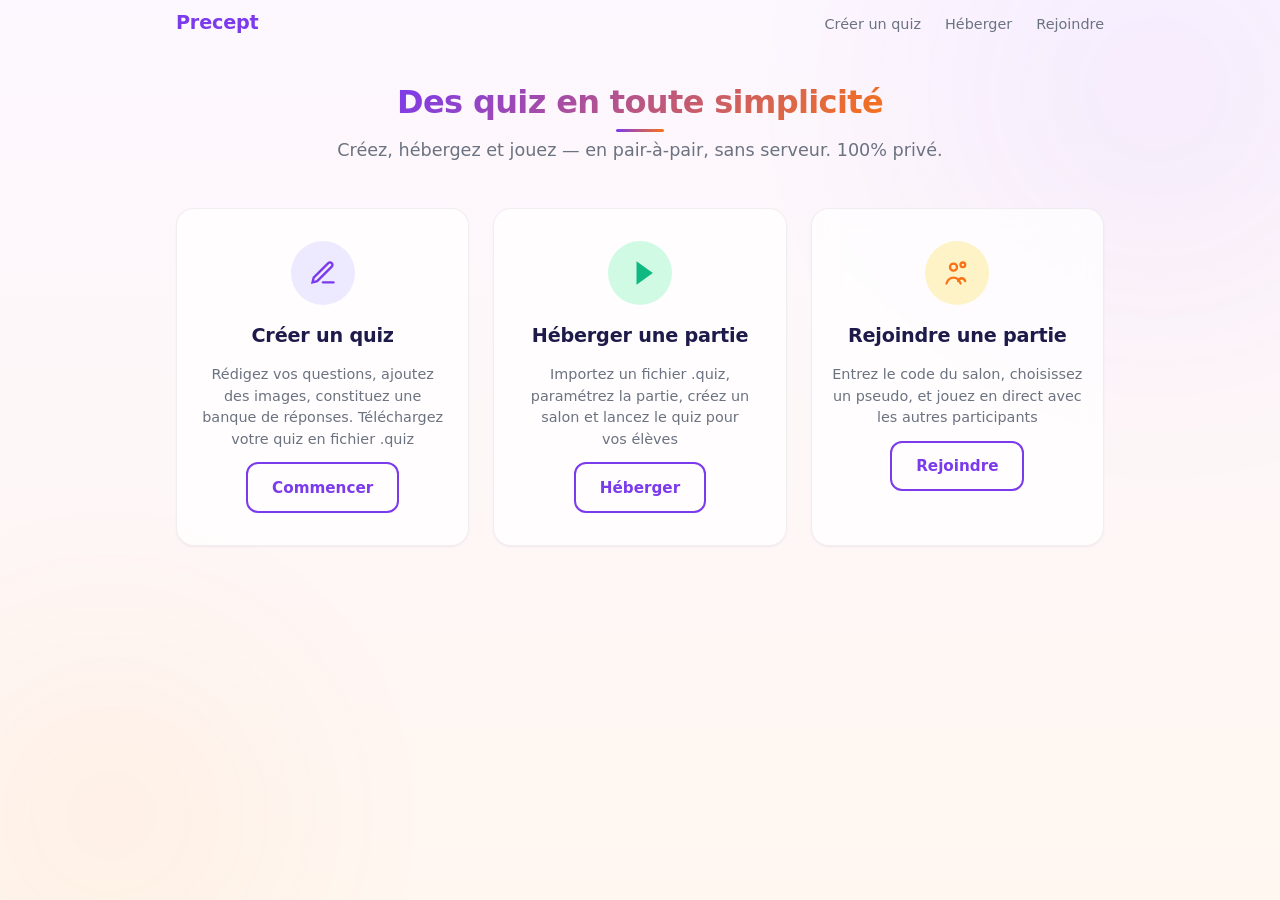
<file: index.html>
<!DOCTYPE html>
<html lang="fr">
<head>
  <meta charset="UTF-8">
  <meta name="viewport" content="width=device-width, initial-scale=1.0">
  <title>Precept — Quiz P2P</title>
  <link rel="stylesheet" href="css/style.css">
  <link rel="icon" href="favicon.svg" type="image/svg+xml">
</head>
<body>
  <nav class="top-nav">
    <a href="index.html" class="brand">Precept</a>
    <ul class="nav-links">
      <li><a href="create.html">Créer un quiz</a></li>
      <li><a href="host.html">Héberger</a></li>
      <li><a href="join.html">Rejoindre</a></li>
    </ul>
  </nav>

  <main class="container">
    <header class="page-header">
      <h1>Des quiz en toute simplicité</h1>
      <p>Créez, hébergez et jouez — en pair-à-pair, sans serveur. 100% privé.</p>
    </header>

    <div class="home-grid">
      <a href="create.html" class="card card-clickable home-card stagger-1" style="text-decoration:none;color:inherit">
        <div class="icon-circle"><svg viewBox="0 0 24 24" fill="none" stroke="currentColor" stroke-width="2" stroke-linecap="round"><path d="M12 20h9"/><path d="M16.5 3.5a2.1 2.1 0 1 1 3 3L7 19l-4 1 1-4Z"/></svg></div>
        <h2>Créer un quiz</h2>
        <p>Rédigez vos questions, ajoutez des images, constituez une banque de réponses. Téléchargez votre quiz en fichier .quiz</p>
        <span class="btn btn-outline">Commencer</span>
      </a>

      <a href="host.html" class="card card-clickable home-card stagger-2" style="text-decoration:none;color:inherit">
        <div class="icon-circle"><svg viewBox="0 0 24 24" fill="currentColor"><polygon points="9,2 23,12 9,22"/></svg></div>
        <h2>Héberger une partie</h2>
        <p>Importez un fichier .quiz, paramétrez la partie, créez un salon et lancez le quiz pour vos élèves</p>
        <span class="btn btn-outline">Héberger</span>
      </a>

      <a href="join.html" class="card card-clickable home-card stagger-3" style="text-decoration:none;color:inherit">
        <div class="icon-circle"><svg viewBox="0 0 24 24" fill="none" stroke="currentColor" stroke-width="2" stroke-linecap="round"><circle cx="9" cy="7" r="3"/><path d="M3 21c1-3 2.7-5 6-5s5 2 6 5"/><circle cx="17" cy="5" r="2"/><path d="M13 19c.5-1.5 1.3-2.5 3-2.5s2.5 1 3 2.5"/></svg></div>
        <h2>Rejoindre une partie</h2>
        <p>Entrez le code du salon, choisissez un pseudo, et jouez en direct avec les autres participants</p>
        <span class="btn btn-outline">Rejoindre</span>
      </a>
    </div>
  </main>
</body>
</html>
</file>
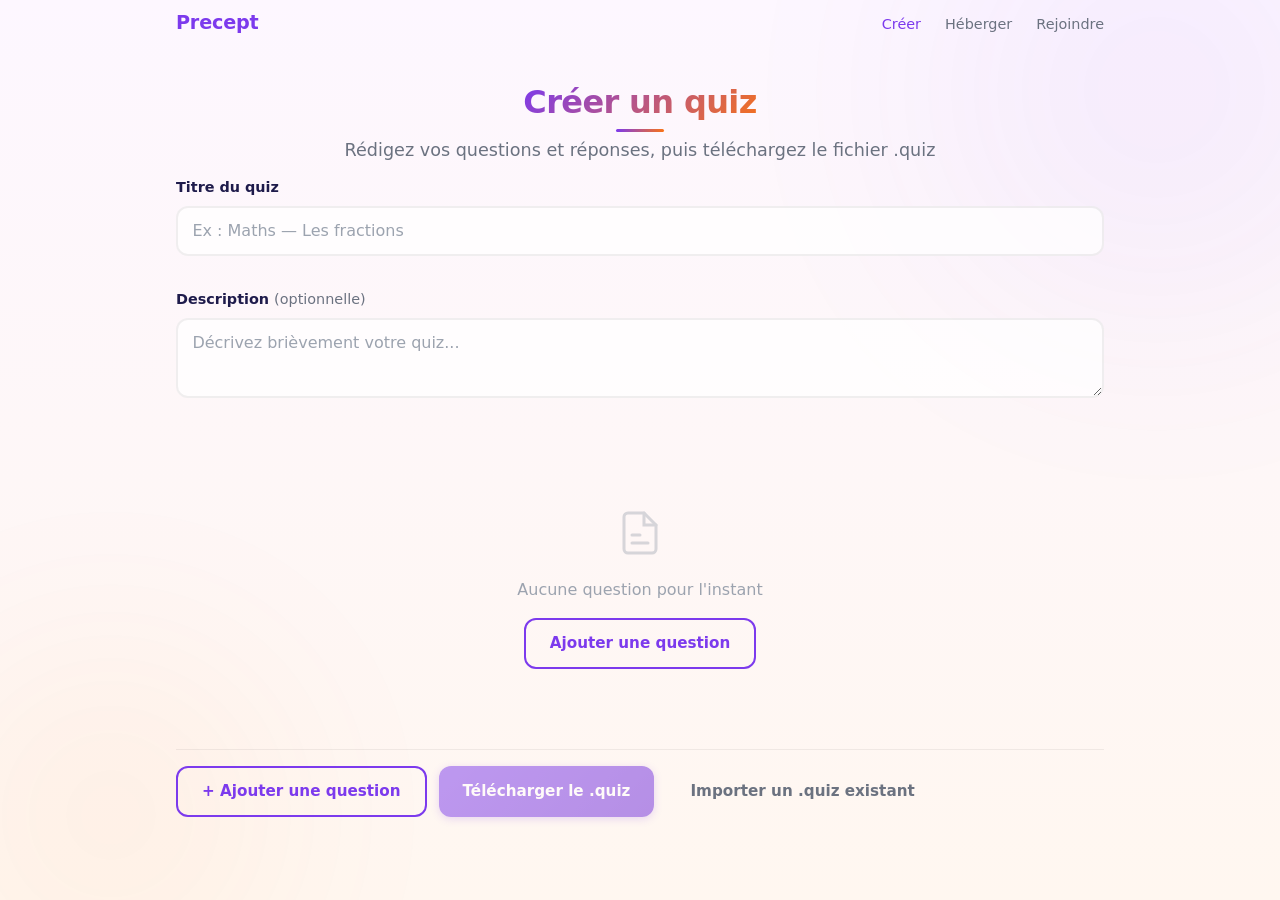
<file: create.html>
<!DOCTYPE html>
<html lang="fr">
<head>
  <meta charset="UTF-8">
  <meta name="viewport" content="width=device-width, initial-scale=1.0">
  <title>Créer un quiz — Precept</title>
  <link rel="stylesheet" href="css/style.css">
  <link rel="icon" href="favicon.svg" type="image/svg+xml">
</head>
<body>
  <nav class="top-nav">
    <a href="index.html" class="brand">Precept</a>
    <ul class="nav-links">
      <li><a href="create.html" style="color:var(--color-primary)">Créer</a></li>
      <li><a href="host.html">Héberger</a></li>
      <li><a href="join.html">Rejoindre</a></li>
    </ul>
  </nav>

  <main class="container">
    <header class="page-header">
      <h1>Créer un quiz</h1>
      <p>Rédigez vos questions et réponses, puis téléchargez le fichier .quiz</p>
    </header>

    <div id="creator-app" class="creator-layout">
      <div class="quiz-meta">
        <div class="form-group">
          <label for="quiz-title">Titre du quiz</label>
          <input type="text" id="quiz-title" class="input" placeholder="Ex : Maths — Les fractions" maxlength="120">
        </div>
        <div class="form-group">
          <label for="quiz-desc">Description <span style="font-weight:400;color:var(--color-text-light)">(optionnelle)</span></label>
          <textarea id="quiz-desc" class="textarea" placeholder="Décrivez brièvement votre quiz..." rows="2" maxlength="300"></textarea>
        </div>
      </div>

      <div id="questions-container">
      </div>

      <div id="empty-questions" class="empty-state">
        <div class="icon"><svg viewBox="0 0 24 24" fill="none" stroke="currentColor" stroke-width="1.5" stroke-linecap="round"><path d="M14 2H6a2 2 0 0 0-2 2v16a2 2 0 0 0 2 2h12a2 2 0 0 0 2-2V8Z"/><path d="M14 2v6h6M8 13h4M8 17h8"/></svg></div>
        <p>Aucune question pour l'instant</p>
        <button id="add-first-question" class="btn btn-outline mt-2">Ajouter une question</button>
      </div>

      <div class="creator-actions">
        <button id="add-question-btn" class="btn btn-outline">+ Ajouter une question</button>
        <button id="download-btn" class="btn btn-primary" disabled>Télécharger le .quiz</button>
        <button id="import-btn" class="btn btn-ghost">Importer un .quiz existant</button>
        <input type="file" id="import-file" accept=".quiz,.json" style="display:none">
      </div>
    </div>
  </main>

  <script type="module">
    import { $, $$, el, generateId, show, hide, readFile, readFileAsDataURL, downloadFile } from './js/utils.js';
    import { createEmptyQuiz, createEmptyQuestion, createEmptyAnswer, parseQuizFile, exportQuizFile } from './js/quiz-file.js';

    let quiz = createEmptyQuiz();
    let questionCount = 0;

    const titleInput = $('#quiz-title');
    const descInput = $('#quiz-desc');
    const questionsContainer = $('#questions-container');
    const emptyState = $('#empty-questions');
    const addQuestionBtn = $('#add-question-btn');
    const addFirstBtn = $('#add-first-question');
    const downloadBtn = $('#download-btn');
    const importBtn = $('#import-btn');
    const importFile = $('#import-file');

    function updateUI() {
      const hasQuestions = quiz.questions.length > 0;
      hide(emptyState);
      if (!hasQuestions) { show(emptyState); }
      downloadBtn.disabled = !hasQuestions || !titleInput.value.trim();
    }

    function syncMetaToQuiz() {
      quiz.title = titleInput.value.trim();
      quiz.description = descInput.value.trim();
    }

    titleInput.addEventListener('input', () => { syncMetaToQuiz(); updateUI(); });
    descInput.addEventListener('input', () => syncMetaToQuiz());

    function renderAllQuestions() {
      questionsContainer.innerHTML = '';
      quiz.questions.forEach((q, i) => questionsContainer.appendChild(buildQuestionCard(q, i)));
      updateUI();
    }

    function buildQuestionCard(question, index) {
      const card = el('div', { className: 'card question-card', 'data-qid': question.id });

      const header = el('div', { className: 'question-header' });
      header.appendChild(el('span', { className: 'question-number' }, `Question ${index + 1}`));

      const actions = el('div', { className: 'flex gap-1' });
      const upBtn = el('button', { className: 'btn btn-ghost btn-sm', title: 'Déplacer vers le haut', disabled: index === 0 ? 'true' : null });
      upBtn.innerHTML = '\u2191';
      const downBtn = el('button', { className: 'btn btn-ghost btn-sm', title: 'Déplacer vers le bas', disabled: index === quiz.questions.length - 1 ? 'true' : null });
      downBtn.innerHTML = '\u2193';
      const delBtn = el('button', { className: 'btn btn-ghost btn-sm', title: 'Supprimer', style: 'color:var(--color-error)' });
      delBtn.innerHTML = '\u2715';
      upBtn.addEventListener('click', () => moveQuestion(index, -1));
      downBtn.addEventListener('click', () => moveQuestion(index, 1));
      delBtn.addEventListener('click', () => deleteQuestion(index));
      actions.appendChild(upBtn);
      actions.appendChild(downBtn);
      actions.appendChild(delBtn);
      header.appendChild(actions);
      card.appendChild(header);

      const body = el('div', { className: 'question-body' });

      const textGroup = el('div', { className: 'form-group' });
      textGroup.appendChild(el('label', {}, 'Texte de la question'));
      const textInput = el('textarea', { className: 'textarea' }, question.text);
      textInput.placeholder = 'Écrivez votre question ici...';
      textInput.rows = 2;
      textInput.addEventListener('input', () => {
        question.text = textInput.value;
      });
      textGroup.appendChild(textInput);
      body.appendChild(textGroup);

      const imageSection = el('div', { className: 'image-section' });
      const imgLabel = el('label', {}, 'Image (optionnelle)');
      imgLabel.style.marginBottom = '.25rem';

      const radioGroup = el('div', { className: 'radio-group' });
      const noneRadio = el('label', { className: 'radio-label' });
      noneRadio.appendChild(el('input', { type: 'radio', name: `img-${question.id}`, value: 'none', checked: (!question.imageType || !question.image) ? 'true' : null }));
      noneRadio.appendChild(document.createTextNode('Aucune'));
      const urlRadio = el('label', { className: 'radio-label' });
      urlRadio.appendChild(el('input', { type: 'radio', name: `img-${question.id}`, value: 'url', checked: question.imageType === 'url' ? 'true' : null }));
      urlRadio.appendChild(document.createTextNode('URL'));
      const fileRadio = el('label', { className: 'radio-label' });
      fileRadio.appendChild(el('input', { type: 'radio', name: `img-${question.id}`, value: 'file', checked: question.imageType === 'base64' ? 'true' : null }));
      fileRadio.appendChild(document.createTextNode('Fichier'));
      radioGroup.appendChild(noneRadio);
      radioGroup.appendChild(urlRadio);
      radioGroup.appendChild(fileRadio);

      const imgInputArea = el('div', { className: 'mt-1' });
      const urlInput = el('input', { type: 'text', className: 'input', placeholder: 'https://...' });
      const fileInput = el('input', { type: 'file', className: 'input', accept: 'image/*' });
      fileInput.style.padding = '.4rem';

      const previewDiv = el('div', { className: 'image-preview hidden' });
      const previewImg = el('img', {});
      previewDiv.appendChild(previewImg);
      const removeImgBtn = el('button', { className: 'btn btn-ghost btn-sm mt-1' }, 'Retirer l\'image');
      previewDiv.appendChild(removeImgBtn);

      function showImageControls() {
        const selected = radioGroup.querySelector('input:checked')?.value || 'none';
        imgInputArea.innerHTML = '';
        if (selected === 'url') {
          urlInput.value = question.imageType === 'url' ? (question.image || '') : '';
          imgInputArea.appendChild(urlInput);
        } else if (selected === 'file') {
          imgInputArea.appendChild(fileInput);
        }
        if (question.image && question.imageType === 'base64') {
          show(previewDiv);
          previewImg.src = question.image;
        } else if (question.image && question.imageType === 'url') {
          show(previewDiv);
          previewImg.src = question.image;
        } else {
          hide(previewDiv);
        }
      }

      radioGroup.querySelectorAll('input').forEach(r => {
        r.addEventListener('change', () => {
          question.image = null;
          question.imageType = null;
          showImageControls();
        });
      });

      urlInput.addEventListener('input', () => {
        const val = urlInput.value.trim();
        if (val) {
          question.image = val;
          question.imageType = 'url';
          previewImg.src = val;
          show(previewDiv);
        } else {
          question.image = null;
          question.imageType = null;
          hide(previewDiv);
        }
      });

      fileInput.addEventListener('change', async () => {
        const file = fileInput.files?.[0];
        if (file) {
          try {
            const dataUrl = await readFileAsDataURL(file);
            question.image = dataUrl;
            question.imageType = 'base64';
            previewImg.src = dataUrl;
            show(previewDiv);
          } catch (e) {
            alert('Erreur lors de la lecture du fichier image.');
          }
        }
      });

      removeImgBtn.addEventListener('click', () => {
        question.image = null;
        question.imageType = null;
        hide(previewDiv);
        urlInput.value = '';
        fileInput.value = '';
        noneRadio.querySelector('input').checked = true;
        showImageControls();
      });

      imageSection.appendChild(imgLabel);
      imageSection.appendChild(radioGroup);
      imageSection.appendChild(imgInputArea);
      imageSection.appendChild(previewDiv);
      body.appendChild(imageSection);

      const answersSection = el('div', { className: 'answer-bank' });
      const ansHeader = el('div', { className: 'answer-bank-header' });
      ansHeader.appendChild(el('h4', {}, 'Banque de réponses'));
      const addAnsBtn = el('button', { className: 'btn btn-ghost btn-sm' }, '+ Ajouter une réponse');
      ansHeader.appendChild(addAnsBtn);
      answersSection.appendChild(ansHeader);

      const answersList = el('div', { className: 'answers-list' });

      function renderAnswers() {
        answersList.innerHTML = '';
        question.answers.forEach((a, ai) => {
          const row = el('div', { className: 'answer-row' });
          const textInp = el('input', { type: 'text', className: 'input answer-text', value: a.text, placeholder: `Réponse ${ai + 1}` });
          textInp.addEventListener('input', () => { a.text = textInp.value; });
          row.appendChild(textInp);

          const correctLabel = el('label', { className: 'answer-correct' });
          const cb = el('input', { type: 'checkbox' });
          cb.checked = a.correct;
          cb.addEventListener('change', () => { a.correct = cb.checked; });
          correctLabel.appendChild(cb);
          correctLabel.appendChild(document.createTextNode('Correct'));
          row.appendChild(correctLabel);

          const deleteAnsBtn = el('button', { className: 'btn btn-ghost btn-icon btn-sm', title: 'Supprimer cette réponse' });
          deleteAnsBtn.innerHTML = '&#10005;';
          deleteAnsBtn.style.fontSize = '.75rem';
          deleteAnsBtn.addEventListener('click', () => {
            if (question.answers.length <= 2) {
              alert('Il faut au moins 2 réponses par question.');
              return;
            }
            question.answers.splice(ai, 1);
            if (question.answersToShow > question.answers.length) {
              question.answersToShow = question.answers.length;
              showCountInput.value = question.answersToShow;
            }
            renderAnswers();
            updateShowCount();
          });
          row.appendChild(deleteAnsBtn);

          answersList.appendChild(row);
        });
        updateShowCount();
      }

      addAnsBtn.addEventListener('click', () => {
        question.answers.push(createEmptyAnswer());
        question.answersToShow = Math.min(question.answersToShow + 1, question.answers.length);
        renderAnswers();
      });

      answersSection.appendChild(answersList);

      const showCountRow = el('div', { className: 'form-group mt-2' });
      showCountRow.appendChild(el('label', { htmlFor: `show-count-${question.id}` }, 'Nombre de réponses à afficher pendant le quiz'));
      const showCountInput = el('input', { type: 'number', id: `show-count-${question.id}`, className: 'input', min: '2', value: String(question.answersToShow) });
      showCountInput.style.width = '120px';
      showCountInput.addEventListener('input', () => {
        const val = parseInt(showCountInput.value, 10);
        const valid = question.answers.filter(a => a.text && a.text.trim());
        const max = valid.length || question.answers.length;
        if (!isNaN(val) && val >= 2 && val <= max) {
          question.answersToShow = val;
        }
      });

      function updateShowCount() {
        const valid = question.answers.filter(a => a.text && a.text.trim());
        const max = Math.max(2, valid.length || question.answers.length);
        showCountInput.max = String(max);
        if (question.answersToShow > max) {
          question.answersToShow = max;
        }
        if (question.answersToShow < 2) {
          question.answersToShow = 2;
        }
        showCountInput.value = String(question.answersToShow);
        showCountInput.min = '2';
        showCountInput.max = String(max);
      }

      showCountRow.appendChild(el('span', { className: 'hint' }, `Parmi les ${question.answers.length} réponses de la banque, le site en choisira aléatoirement le nombre indiqué pour chaque participant.`));
      answersSection.appendChild(showCountRow);

      body.appendChild(answersSection);
      card.appendChild(body);

      setTimeout(() => showImageControls(), 0);
      setTimeout(() => renderAnswers(), 0);

      return card;
    }

    function moveQuestion(index, direction) {
      const newIndex = index + direction;
      if (newIndex < 0 || newIndex >= quiz.questions.length) return;
      const [moved] = quiz.questions.splice(index, 1);
      quiz.questions.splice(newIndex, 0, moved);
      renderAllQuestions();
    }

    function deleteQuestion(index) {
      if (!confirm('Supprimer cette question ?')) return;
      quiz.questions.splice(index, 1);
      renderAllQuestions();
    }

    function addQuestion() {
      const q = createEmptyQuestion();
      quiz.questions.push(q);
      questionCount = quiz.questions.length;
      renderAllQuestions();
      const lastCard = $(`.question-card[data-qid="${q.id}"]`);
      if (lastCard) {
        lastCard.classList.add('animate-in');
        lastCard.scrollIntoView({ behavior: 'smooth', block: 'center' });
      }
    }

    addQuestionBtn.addEventListener('click', addQuestion);
    addFirstBtn.addEventListener('click', addQuestion);

    downloadBtn.addEventListener('click', () => {
      syncMetaToQuiz();
      try {
        const content = exportQuizFile(quiz);
        const filename = (quiz.title || 'quiz').replace(/[^a-zA-Z0-9\u00C0-\u017F ]/g, '').trim().replace(/\s+/g, '-').toLowerCase() || 'quiz';
        downloadFile(`${filename}.quiz`, content);
      } catch (e) {
        alert('Erreur : ' + e.message);
      }
    });

    importBtn.addEventListener('click', () => importFile.click());

    importFile.addEventListener('change', async () => {
      const file = importFile.files?.[0];
      if (!file) return;
      try {
        const content = await readFile(file);
        const parsed = parseQuizFile(content);
        quiz = parsed;
        titleInput.value = quiz.title || '';
        descInput.value = quiz.description || '';
        questionCount = quiz.questions.length;
        renderAllQuestions();
      } catch (e) {
        alert('Erreur lors de l\'import : ' + e.message);
      }
      importFile.value = '';
    });

    updateUI();
  </script>
</body>
</html>
</file>
<file: css/style.css>
/* ========== VARIABLES ========== */
:root {
  --color-bg: #FDF7FF;
  --color-bg-end: #FFF7F0;
  --color-surface: rgba(255,255,255,0.72);
  --color-surface-solid: #FFFFFF;
  --color-primary: #7C3AED;
  --color-primary-hover: #6D28D9;
  --color-primary-glow: rgba(124,58,237,0.35);
  --color-primary-light: #EDE9FE;
  --color-accent: #F97316;
  --color-success: #10B981;
  --color-success-light: #D1FAE5;
  --color-success-dark: #059669;
  --color-error: #EF4444;
  --color-error-light: #FEE2E2;
  --color-warning: #F59E0B;
  --color-warning-light: #FEF3C7;
  --color-text: #1E1B4B;
  --color-text-light: #6B7280;
  --color-text-lighter: #9CA3AF;
  --color-border: rgba(0,0,0,0.06);
  --color-border-focus: #7C3AED;
  --radius: 18px;
  --radius-sm: 12px;
  --radius-xs: 8px;
  --shadow-xs: 0 1px 2px rgba(124,58,237,0.04);
  --shadow-sm: 0 1px 3px rgba(124,58,237,0.05), 0 1px 2px rgba(0,0,0,0.03);
  --shadow: 0 4px 20px rgba(124,58,237,0.06), 0 1px 4px rgba(0,0,0,0.04);
  --shadow-lg: 0 12px 40px rgba(124,58,237,0.09), 0 4px 12px rgba(0,0,0,0.05);
  --transition: 250ms ease-out;
  --font: system-ui, -apple-system, BlinkMacSystemFont, "Segoe UI", Roboto, "Helvetica Neue", Arial, sans-serif;
  --max-width: 960px;
}

/* ========== RESET ========== */
*,*::before,*::after{box-sizing:border-box;margin:0;padding:0}
html{font-size:16px;-webkit-text-size-adjust:100%}
body{
  font-family:var(--font);
  background:linear-gradient(180deg,var(--color-bg) 0%,var(--color-bg-end) 100%);
  color:var(--color-text);
  line-height:1.6;
  min-height:100vh;
  -webkit-font-smoothing:antialiased;
  text-wrap:pretty;
  position:relative;
  overflow-x:hidden;
}
img{max-width:100%;display:block}
button{cursor:pointer;font:inherit}
input,textarea,select{font:inherit}

/* ========== BACKGROUND DECOR ========== */
body::before{
  content:'';position:fixed;top:-15%;right:-8%;
  width:450px;height:450px;border-radius:50%;
  background:var(--color-primary);
  opacity:0.06;filter:blur(130px);
  pointer-events:none;z-index:0;
  animation:drift1 18s ease-in-out infinite;
}
body::after{
  content:'';position:fixed;bottom:-10%;left:-5%;
  width:350px;height:350px;border-radius:50%;
  background:var(--color-accent);
  opacity:0.05;filter:blur(110px);
  pointer-events:none;z-index:0;
  animation:drift2 22s ease-in-out infinite;
}

/* ========== TYPOGRAPHY ========== */
h1{font-size:2rem;font-weight:800;letter-spacing:-0.02em;line-height:1.2}
h2{font-size:1.5rem;font-weight:700;letter-spacing:-0.01em}
h3{font-size:1.15rem;font-weight:600}
p{color:var(--color-text-light)}

/* ========== LAYOUT ========== */
.container{max-width:var(--max-width);margin:0 auto;padding:1rem;position:relative;z-index:1}
.page-header{text-align:center;padding:1.25rem 0 .75rem}
.page-header h1{
  margin-bottom:.25rem;
  background:linear-gradient(135deg,var(--color-primary),var(--color-accent));
  -webkit-background-clip:text;-webkit-text-fill-color:transparent;
  background-clip:text;position:relative;display:inline-block;
}
.page-header h1::after{
  content:'';display:block;width:48px;height:3px;
  background:linear-gradient(90deg,var(--color-primary),var(--color-accent));
  border-radius:2px;margin:.5rem auto 0;
}
.page-header p{font-size:1.1rem}
.page-header .logo{font-size:1rem;font-weight:700;color:var(--color-primary);text-transform:uppercase;letter-spacing:.08em;margin-bottom:.75rem;display:inline-block;text-decoration:none}

/* Nav */
.top-nav{display:flex;justify-content:space-between;align-items:center;padding:.5rem 1rem;max-width:var(--max-width);margin:0 auto;position:relative;z-index:1}
.top-nav .brand{font-weight:800;font-size:1.2rem;color:var(--color-primary);text-decoration:none;letter-spacing:-0.01em}
.top-nav .brand:hover{opacity:.8}
.nav-links{display:flex;gap:1.5rem;list-style:none}
.nav-links a{color:var(--color-text-light);text-decoration:none;font-weight:500;font-size:.9rem;transition:color var(--transition)}
.nav-links a:hover{color:var(--color-primary)}

/* ========== BUTTONS ========== */
.btn{
  display:inline-flex;align-items:center;justify-content:center;gap:.5rem;
  padding:.7rem 1.5rem;border:none;border-radius:var(--radius-sm);
  font-weight:600;font-size:.95rem;text-decoration:none;
  transition:all var(--transition);white-space:nowrap;
  position:relative;overflow:hidden;
}
.btn:active:not(:disabled){transform:scale(.96)}
.btn:disabled{opacity:.5;pointer-events:none}
.btn-primary{
  background:linear-gradient(135deg,var(--color-primary),var(--color-primary-hover));
  color:#fff;box-shadow:0 2px 8px var(--color-primary-glow);
}
.btn-primary:hover:not(:disabled){
  transform:translateY(-1px);
  box-shadow:0 6px 20px var(--color-primary-glow);
}
.btn-success{
  background:linear-gradient(135deg,var(--color-success),var(--color-success-dark));
  color:#fff;box-shadow:0 2px 8px rgba(16,185,129,.3);
}
.btn-success:hover:not(:disabled){
  transform:translateY(-1px);
  box-shadow:0 6px 20px rgba(16,185,129,.35);
}
.btn-danger{background:var(--color-error);color:#fff}
.btn-danger:hover:not(:disabled){opacity:.9;transform:translateY(-1px)}
.btn-outline{background:transparent;color:var(--color-primary);border:2px solid var(--color-primary)}
.btn-outline:hover:not(:disabled){background:var(--color-primary-light)}
.btn-ghost{background:transparent;color:var(--color-text-light);border-radius:var(--radius-xs)}
.btn-ghost:hover:not(:disabled){background:var(--color-border)}
.btn-lg{padding:.9rem 2rem;font-size:1.1rem;border-radius:var(--radius)}
.btn-sm{padding:.45rem 1rem;font-size:.85rem}
.btn-icon{padding:.5rem;border-radius:50%}

/* ========== CARDS ========== */
.card{
  background:var(--color-surface);border-radius:var(--radius);
  padding:1.25rem;box-shadow:var(--shadow-sm);
  border:1px solid var(--color-border);
  backdrop-filter:blur(12px);-webkit-backdrop-filter:blur(12px);
  transition:box-shadow var(--transition),transform var(--transition);
  position:relative;overflow:hidden;
}
.card::after{
  content:'';position:absolute;inset:0;
  background-image:radial-gradient(circle,var(--color-primary) .4px,transparent .4px);
  background-size:18px 18px;
  opacity:.025;border-radius:inherit;pointer-events:none;
}
.card:hover{box-shadow:var(--shadow)}
.card-clickable{cursor:pointer}
.card-clickable:hover{transform:translateY(-2px);box-shadow:var(--shadow-lg)}
.card-accent{border-left:4px solid var(--color-primary)}
.card-success{border-left:4px solid var(--color-success)}
.card-error{border-left:4px solid var(--color-error)}

/* ========== FORM ELEMENTS ========== */
.form-group{margin-bottom:1rem}
.form-group label{display:block;font-weight:600;font-size:.9rem;margin-bottom:.4rem;color:var(--color-text)}
.form-group .hint{font-size:.8rem;color:var(--color-text-lighter);margin-top:.25rem}

.input,.textarea,.select{
  width:100%;padding:.65rem .9rem;border:2px solid var(--color-border);
  border-radius:var(--radius-sm);background:var(--color-surface);
  color:var(--color-text);transition:all var(--transition);
  outline:none;
}
.input:focus,.textarea:focus,.select:focus{
  border-color:var(--color-border-focus);
  box-shadow:0 0 0 4px var(--color-primary-light);
  background:var(--color-surface-solid);
}
.input::placeholder,.textarea::placeholder{color:var(--color-text-lighter)}
.textarea{min-height:80px;resize:vertical}

.checkbox-label{display:flex;align-items:center;gap:.5rem;cursor:pointer;font-weight:500}
.checkbox-label input[type="checkbox"]{width:1.1rem;height:1.1rem;accent-color:var(--color-primary);cursor:pointer}

.radio-group{display:flex;gap:1rem;flex-wrap:wrap}
.radio-label{display:flex;align-items:center;gap:.35rem;cursor:pointer;font-size:.9rem;font-weight:500}
.radio-label input[type="radio"]{accent-color:var(--color-primary);cursor:pointer}

/* ========== HOME PAGE ========== */
.home-grid{
  display:grid;grid-template-columns:repeat(auto-fit,minmax(260px,1fr));
  gap:1.5rem;margin-top:2rem;
}
.home-card{
  display:flex;flex-direction:column;align-items:center;text-align:center;
  padding:2rem 1.25rem;gap:.75rem;
}
.home-card .icon-circle{
  width:64px;height:64px;border-radius:50%;
  display:flex;align-items:center;justify-content:center;
  margin-bottom:.25rem;flex-shrink:0;
}
.home-card .icon-circle svg{width:28px;height:28px}
.home-card:nth-child(1) .icon-circle{background:#EDE9FE;color:var(--color-primary)}
.home-card:nth-child(2) .icon-circle{background:#D1FAE5;color:var(--color-success)}
.home-card:nth-child(3) .icon-circle{background:#FEF3C7;color:var(--color-accent)}
.home-card h2{font-size:1.2rem}
.home-card p{font-size:.9rem;color:var(--color-text-light);line-height:1.5}

/* ========== QUIZ CREATOR ========== */
.creator-layout{display:flex;flex-direction:column;gap:1.5rem}
.quiz-meta{display:flex;flex-direction:column;gap:1rem}
.question-card{border-left:4px solid var(--color-primary)}
.question-card .question-header{display:flex;justify-content:space-between;align-items:center;margin-bottom:.75rem}
.question-card .question-number{
  font-weight:700;color:var(--color-primary);font-size:.75rem;
  background:var(--color-primary-light);padding:.25rem .65rem;
  border-radius:20px;display:inline-block;
}
.question-card .question-body{display:flex;flex-direction:column;gap:1rem}

.answer-bank{margin-top:.5rem}
.answer-bank-header{display:flex;justify-content:space-between;align-items:center;margin-bottom:.75rem}
.answer-bank-header h4{font-size:.9rem;color:var(--color-text-light)}
.answer-row{display:flex;align-items:center;gap:.5rem;margin-bottom:.5rem}
.answer-row .answer-text{flex:1}
.answer-row .answer-correct{display:flex;align-items:center;gap:.25rem;white-space:nowrap;font-size:.85rem;cursor:pointer;user-select:none}
.answer-row .answer-correct input{cursor:pointer}
.answer-row .btn-icon{flex-shrink:0}

.image-section{margin-top:.25rem}
.image-section .radio-group{margin-bottom:.75rem}
.image-preview{margin-top:.75rem;border-radius:var(--radius-sm);overflow:hidden;max-width:400px}
.image-preview img{width:100%}

.creator-actions{display:flex;gap:.75rem;flex-wrap:wrap;margin-top:1rem;padding-top:1rem;border-top:1px solid var(--color-border)}

.upload-zone{
  border:2px dashed var(--color-border);
  border-radius:var(--radius);padding:2rem;
  text-align:center;cursor:pointer;
  transition:all var(--transition);
  background:var(--color-surface);backdrop-filter:blur(8px);
  position:relative;
}
.upload-zone::before{
  content:'';position:absolute;inset:-2px;border-radius:inherit;
  border:2px dashed var(--color-primary);opacity:0;
  transition:opacity var(--transition);
  pointer-events:none;
}
.upload-zone:hover::before,.upload-zone.dragover::before{opacity:1;animation:dash 1s linear infinite}
.upload-zone:hover,.upload-zone.dragover{
  border-color:var(--color-primary);
  background:var(--color-primary-light);
}

/* ========== HOST ========== */
.host-flow{display:flex;flex-direction:column;gap:2rem}

.quiz-info{
  display:flex;align-items:center;gap:1rem;padding:1rem;
  background:linear-gradient(135deg,var(--color-primary-light),#F3E8FF);
  border-radius:var(--radius-sm);
}
.quiz-info .quiz-icon{font-size:2rem}
.quiz-info h3{margin-bottom:.15rem}

.config-grid{display:grid;grid-template-columns:repeat(auto-fit,minmax(200px,1fr));gap:1.25rem}

.room-code-display{
  text-align:center;padding:1.75rem;
  background:linear-gradient(135deg,var(--color-primary-light),#DDD6FE);
  border-radius:var(--radius);margin-bottom:1rem;
}
.room-code-display .label{font-size:.85rem;color:var(--color-text-light);margin-bottom:.5rem}

.player-list{display:flex;flex-direction:column;gap:.5rem;margin-top:1rem}
.player-item{
  display:flex;align-items:center;gap:.75rem;padding:.6rem 1rem;
  background:var(--color-surface);border-radius:var(--radius-sm);
  border:1px solid var(--color-border);
  backdrop-filter:blur(8px);
}
.player-item .avatar{
  width:32px;height:32px;border-radius:50%;
  display:flex;align-items:center;justify-content:center;
  font-weight:700;font-size:.85rem;flex-shrink:0;
}
.player-item:nth-child(5n+1) .avatar{background:#EDE9FE;color:var(--color-primary)}
.player-item:nth-child(5n+2) .avatar{background:#D1FAE5;color:var(--color-success)}
.player-item:nth-child(5n+3) .avatar{background:#FEF3C7;color:var(--color-accent)}
.player-item:nth-child(5n+4) .avatar{background:#FEE2E2;color:var(--color-error)}
.player-item:nth-child(5n+5) .avatar{background:#DBEAFE;color:#2563EB}
.player-item .name{font-weight:600}
.player-count{font-size:.9rem;color:var(--color-text-light);margin-top:.5rem}

.host-game-view{display:flex;flex-direction:column;gap:1rem}
.question-display{text-align:center;padding:1rem}
.question-display .q-number{
  font-size:.75rem;color:var(--color-primary);font-weight:700;
  background:var(--color-primary-light);padding:.2rem .7rem;
  border-radius:20px;display:inline-block;margin-bottom:.5rem;
}
.question-display .q-text{font-size:1.15rem;font-weight:600;line-height:1.4}
.question-display .q-image{margin-top:.75rem;border-radius:var(--radius-sm);overflow:hidden;max-width:500px;margin-inline:auto}

.answer-stats{display:grid;grid-template-columns:repeat(auto-fit,minmax(140px,1fr));gap:.5rem;margin-top:.75rem}
.answer-stat{
  padding:.6rem;border-radius:var(--radius-sm);text-align:center;
  border:2px solid var(--color-border);transition:all var(--transition);
  background:var(--color-surface);
}
.answer-stat.correct{border-color:var(--color-success);background:var(--color-success-light)}
.answer-stat .stat-bar{height:6px;background:var(--color-border);border-radius:3px;margin-top:.5rem;overflow:hidden}
.answer-stat .stat-fill{
  height:100%;border-radius:3px;
  background:linear-gradient(90deg,var(--color-primary),#A78BFA);
  transition:width 600ms ease-out;
}

/* ========== JOIN / PLAY ========== */
.join-form{max-width:400px;margin:0 auto}
.join-form .card{padding:1.5rem}
.join-form h2{margin-bottom:.25rem}
.join-form p{margin-bottom:1.5rem;font-size:.9rem}

.step-badge{
  display:inline-flex;align-items:center;justify-content:center;
  width:28px;height:28px;border-radius:50%;
  background:linear-gradient(135deg,var(--color-primary),var(--color-primary-hover));
  color:#fff;font-size:.8rem;font-weight:800;
  box-shadow:0 2px 8px var(--color-primary-glow);
}

.code-input-group{display:flex;gap:.5rem;justify-content:center;margin-bottom:1.5rem}
.code-input{
  width:52px;height:60px;text-align:center;
  font-size:1.5rem;font-weight:700;font-family:var(--font);
  text-transform:uppercase;
  border:2px solid var(--color-border);
  border-radius:var(--radius-sm);
  background:var(--color-surface);
  color:var(--color-text);
  outline:none;caret-color:var(--color-primary);
  transition:all var(--transition);
}
.code-input:focus{
  border-color:var(--color-primary);
  box-shadow:0 0 0 4px var(--color-primary-light);
  transform:translateY(-2px);
}
.code-input.filled{
  border-color:var(--color-primary);
  background:var(--color-primary-light);
}
.code-input.error{
  border-color:var(--color-error);
  animation:shake .4s ease;
}
.code-display{display:flex;gap:.5rem;justify-content:center}
.code-char{
  width:48px;height:56px;display:flex;align-items:center;justify-content:center;
  font-size:1.4rem;font-weight:800;font-family:var(--font);
  background:var(--color-surface-solid);color:var(--color-primary);
  border:2px solid var(--color-primary);border-radius:var(--radius-sm);
  box-shadow:0 2px 8px var(--color-primary-glow);
  user-select:all;
}

.waiting-view{text-align:center;padding:2rem 1rem}
.waiting-view .spinner{
  width:48px;height:48px;border:4px solid var(--color-border);
  border-top-color:var(--color-primary);border-radius:50%;
  animation:spin .8s linear infinite;
  margin:0 auto 1.5rem;
}

.play-view{display:flex;flex-direction:column;gap:1rem;max-width:560px;margin:0 auto;width:100%}

.timer-bar-container{height:6px;background:var(--color-border);border-radius:3px;overflow:hidden}
.timer-bar{height:100%;border-radius:3px;transition:width 1s linear,background .5s ease}
.timer-bar.safe{background:linear-gradient(90deg,var(--color-success),#34D399)}
.timer-bar.warning{background:linear-gradient(90deg,var(--color-warning),#FBBF24)}
.timer-bar.danger{background:linear-gradient(90deg,var(--color-error),#F87171);animation:pulse .6s ease infinite}
.timer-text{text-align:center;font-weight:700;font-size:1rem;margin-top:.2rem}
.timer-text.urgent{color:var(--color-error);animation:pulse .5s ease infinite}

.answers-grid{display:grid;grid-template-columns:repeat(auto-fit,minmax(180px,1fr));gap:.4rem}
.answer-btn{
  padding:.65rem .85rem;border:2px solid var(--color-border);
  border-radius:var(--radius-sm);
  background:linear-gradient(180deg,var(--color-surface),var(--color-surface-solid));
  text-align:left;font-weight:500;transition:all var(--transition);
  cursor:pointer;font-size:.9rem;
}
.answer-btn:hover:not(:disabled){
  border-color:var(--color-primary);
  background:var(--color-primary-light);
  transform:translateY(-1px);
}
.answer-btn:disabled{cursor:default;opacity:.85}
.answer-btn.selected{
  border-color:var(--color-primary);
  background:var(--color-primary-light);
  box-shadow:0 0 0 3px var(--color-primary-glow);
  transform:scale(1.02);
}
.answer-btn.correct{
  border-color:var(--color-success);
  background:var(--color-success-light);
  animation:bounceIn .35s ease;
}
.answer-btn.incorrect{
  border-color:var(--color-error);
  background:var(--color-error-light);
  animation:shake .4s ease;
}
.answer-btn.revealed-correct{
  border-color:var(--color-success);
  background:var(--color-success-light);
}

.feedback-banner{
  text-align:center;padding:.6rem .75rem;border-radius:var(--radius-sm);
  font-weight:700;font-size:1rem;animation:slideUp .3s ease;
}
.feedback-banner.correct{background:var(--color-success-light);color:var(--color-success-dark)}
.feedback-banner.incorrect{background:var(--color-error-light);color:var(--color-error)}

/* ========== SCOREBOARD ========== */
.scoreboard{padding:.5rem}
.scoreboard h2{text-align:center;margin-bottom:1rem}
.scoreboard table{width:100%;border-collapse:collapse}
.scoreboard th,.scoreboard td{padding:.7rem .9rem;text-align:left;border-bottom:1px solid var(--color-border)}
.scoreboard th{font-size:.8rem;text-transform:uppercase;letter-spacing:.05em;color:var(--color-text-light);font-weight:600}
.scoreboard .rank{font-weight:800;font-size:1.1rem}
.scoreboard .rank-1{color:#F59E0B}
.scoreboard .rank-2{color:#9CA3AF}
.scoreboard .rank-3{color:#CD853F}
.scoreboard tr:hover td{background:var(--color-primary-light)}

.podium{display:flex;justify-content:center;align-items:flex-end;gap:.75rem;margin:1.5rem 0;min-height:160px}
.podium-item{text-align:center;display:flex;flex-direction:column;align-items:center;gap:.4rem}
.podium-bar{border-radius:var(--radius-sm) var(--radius-sm) 0 0;width:80px;transition:height .5s ease;position:relative}
.podium-bar::after{
  content:'';position:absolute;inset:0;
  background:repeating-linear-gradient(180deg,transparent,transparent 6px,rgba(255,255,255,.15) 6px,rgba(255,255,255,.15) 8px);
  border-radius:inherit;
}
.podium-item:nth-child(1) .podium-bar{height:110px;background:linear-gradient(180deg,#FBBF24,#D97706)}
.podium-item:nth-child(2) .podium-bar{height:80px;background:linear-gradient(180deg,#D1D5DB,#9CA3AF)}
.podium-item:nth-child(3) .podium-bar{height:55px;background:linear-gradient(180deg,#F59E0B,#B45309)}
.podium-item .podium-name{font-weight:700;font-size:.9rem}
.podium-item .podium-score{font-weight:800;color:var(--color-primary)}
.podium-item .podium-rank{font-size:1.5rem}

/* ========== MODAL ========== */
.modal-overlay{
  position:fixed;inset:0;background:rgba(0,0,0,.4);backdrop-filter:blur(4px);
  display:flex;align-items:center;justify-content:center;
  z-index:100;animation:fadeIn .2s ease;
  padding:1rem;
}
.modal{
  background:var(--color-surface-solid);border-radius:var(--radius);
  padding:2rem;max-width:480px;width:100%;
  box-shadow:var(--shadow-lg);animation:slideUp .3s ease;
}

/* ========== UTILITIES ========== */
.game-active .page-header{display:none}
.text-center{text-align:center}
.text-primary{color:var(--color-primary)}
.text-success{color:var(--color-success)}
.text-error{color:var(--color-error)}
.mt-1{margin-top:.5rem}
.mt-2{margin-top:1rem}
.mt-3{margin-top:1.5rem}
.mb-1{margin-bottom:.5rem}
.mb-2{margin-bottom:1rem}
.gap-1{gap:.5rem}
.gap-2{gap:1rem}
.flex{display:flex}
.flex-col{flex-direction:column}
.items-center{align-items:center}
.justify-center{justify-content:center}
.justify-between{justify-content:space-between}
.flex-wrap{flex-wrap:wrap}
.hidden{display:none!important}

.empty-state{text-align:center;padding:2.5rem 1.5rem;color:var(--color-text-lighter)}
.empty-state .icon{margin-bottom:.75rem;opacity:.4}
.empty-state .icon svg{width:48px;height:48px}
.empty-state p{color:var(--color-text-lighter)}

/* ========== ANIMATIONS ========== */
@keyframes spin{to{transform:rotate(360deg)}}
@keyframes fadeIn{from{opacity:0}to{opacity:1}}
@keyframes slideUp{from{opacity:0;transform:translateY(16px)}to{opacity:1;transform:translateY(0)}}
@keyframes slideDown{from{opacity:0;transform:translateY(-12px)}to{opacity:1;transform:translateY(0)}}
@keyframes pulse{0%,100%{opacity:1}50%{opacity:.4}}
@keyframes bounceIn{0%{transform:scale(.85);opacity:0}50%{transform:scale(1.04)}80%{transform:scale(.96)}100%{transform:scale(1);opacity:1}}
@keyframes shake{0%,100%{transform:translateX(0)}20%,60%{transform:translateX(-5px)}40%,80%{transform:translateX(5px)}}
@keyframes popIn{0%{transform:scale(.6);opacity:0}60%{transform:scale(1.08)}100%{transform:scale(1);opacity:1}}
@keyframes drift1{0%,100%{transform:translate(0,0) rotate(0deg)}33%{transform:translate(40px,-25px) rotate(15deg)}66%{transform:translate(-20px,15px) rotate(-10deg)}}
@keyframes drift2{0%,100%{transform:translate(0,0) rotate(0deg)}33%{transform:translate(-30px,20px) rotate(-12deg)}66%{transform:translate(25px,-15px) rotate(8deg)}}
@keyframes dash{to{stroke-dashoffset:-20}}

.animate-in{animation:slideUp .35s ease}
.stagger-1{animation:slideUp .35s ease .05s both}
.stagger-2{animation:slideUp .35s ease .12s both}
.stagger-3{animation:slideUp .35s ease .19s both}

/* ========== RESPONSIVE ========== */
@media(max-width:640px){
  .container{padding:.65rem}
  h1{font-size:1.4rem}
  .page-header{padding:.75rem 0 .5rem}
  .home-grid{grid-template-columns:1fr}
  .home-card{padding:1.5rem 1rem}
  .home-card .icon-circle{width:52px;height:52px}
  .home-card .icon-circle svg{width:24px;height:24px}
  .config-grid{grid-template-columns:1fr}
  .code-char{font-size:1.1rem;width:36px;height:44px}
  .code-input{width:42px;height:48px;font-size:1.2rem}
  .podium-bar{width:56px}
  .podium-item:nth-child(1) .podium-bar{height:80px}
  .podium-item:nth-child(2) .podium-bar{height:60px}
  .podium-item:nth-child(3) .podium-bar{height:40px}
  .question-display .q-text{font-size:1rem}
  .question-display{padding:.75rem}
  .card{padding:1rem}
  .answer-btn{padding:.55rem .75rem;font-size:.85rem}
  .answers-grid{gap:.35rem}
  .top-nav{padding:.4rem .75rem}
  .nav-links{gap:.6rem}
  .play-view{gap:.75rem}
  .scoreboard th,.scoreboard td{padding:.5rem .6rem}
  .join-form .card{padding:1.25rem}
  .room-code-display{padding:1.25rem}
  .podium{min-height:130px}
}
</file>
